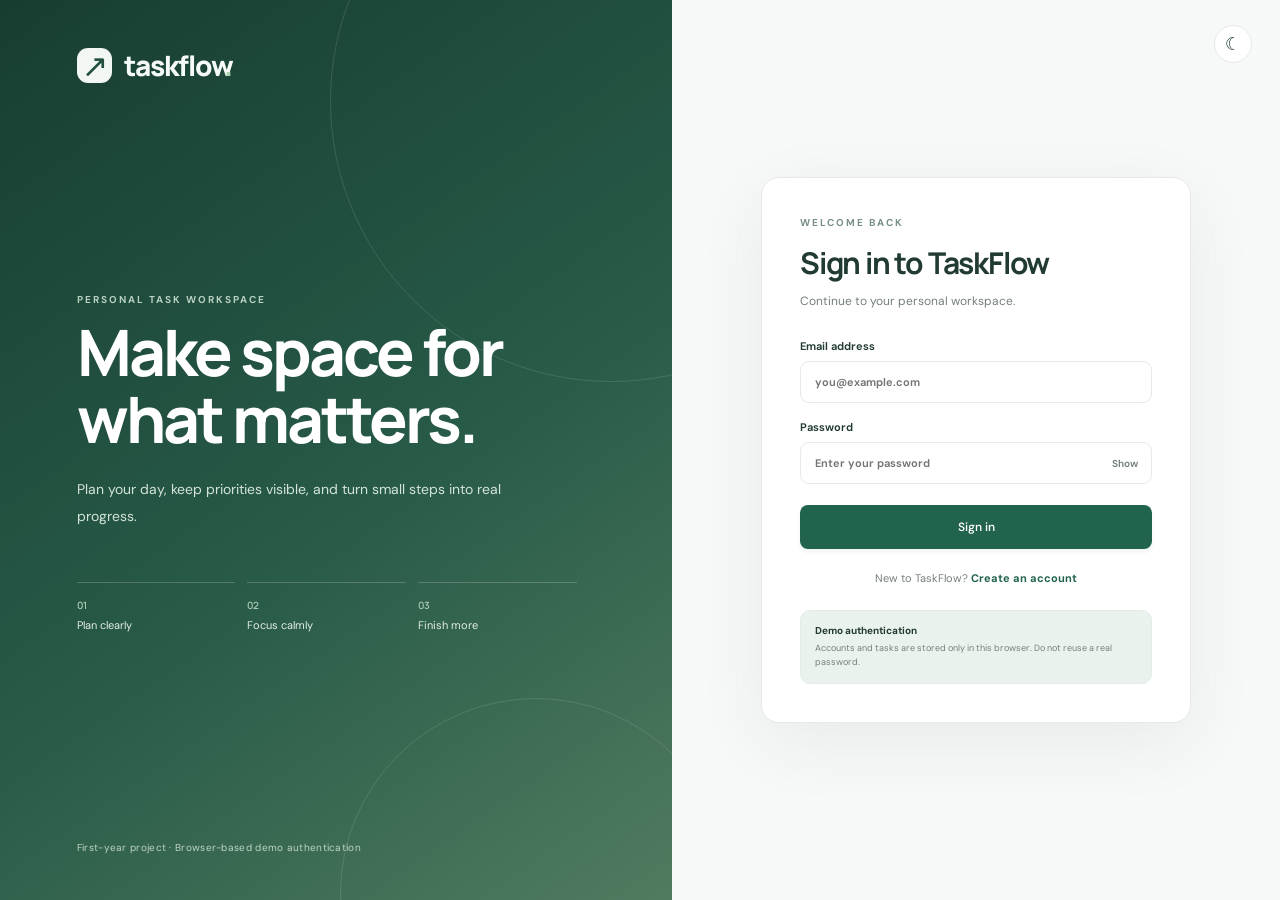
<file: index.html>
<!doctype html>
<html lang="en">
<head>
<meta charset="UTF-8"><meta name="viewport" content="width=device-width,initial-scale=1"><meta name="theme-color" content="#184d3e">
<meta name="description" content="Sign in to TaskFlow — a calmer space to plan, focus, and finish.">
<title>Sign in — TaskFlow</title>
<script>try{const t=localStorage.getItem('tf_theme');if(t==='dark'||(!t&&matchMedia('(prefers-color-scheme: dark)').matches))document.documentElement.classList.add('dark')}catch{}</script>
<link rel="stylesheet" href="style.css"><script src="auth.js" defer></script>
</head>
<body class="auth-page">
<main class="auth-layout">
  <section class="auth-story" aria-label="TaskFlow introduction">
    <a class="auth-brand" href="index.html"><span class="brand-mark">↗</span><span>taskflow<span class="brand-dot">.</span></span></a>
    <div class="auth-copy"><span class="auth-kicker">PERSONAL TASK WORKSPACE</span><h1>Make space for<br>what matters.</h1><p>Plan your day, keep priorities visible, and turn small steps into real progress.</p>
      <div class="auth-feature-grid"><div><strong>01</strong><span>Plan clearly</span></div><div><strong>02</strong><span>Focus calmly</span></div><div><strong>03</strong><span>Finish more</span></div></div>
    </div>
    <p class="auth-footnote">First-year project · Browser-based demo authentication</p>
  </section>
  <section class="auth-panel">
    <button class="auth-theme" id="authTheme" type="button" aria-label="Switch appearance">☾</button>
    <div class="auth-card"><span class="auth-kicker">WELCOME BACK</span><h2>Sign in to TaskFlow</h2><p class="auth-subtitle">Continue to your personal workspace.</p>
      <div id="authMessage" class="auth-message" role="alert" hidden></div>
      <form id="loginForm" class="auth-form" novalidate>
        <label>Email address<input id="email" type="email" autocomplete="email" placeholder="you@example.com" required></label>
        <label>Password<div class="password-field"><input id="password" type="password" autocomplete="current-password" placeholder="Enter your password" required><button type="button" data-password-toggle data-target="password" aria-pressed="false">Show</button></div></label>
        <button class="button primary auth-submit" type="submit">Sign in</button>
      </form>
      <p class="auth-switch">New to TaskFlow? <a href="register.html">Create an account</a></p>
      <div class="auth-demo-note"><strong>Demo authentication</strong><span>Accounts and tasks are stored only in this browser. Do not reuse a real password.</span></div>
    </div>
  </section>
</main>
</body></html>
</file>
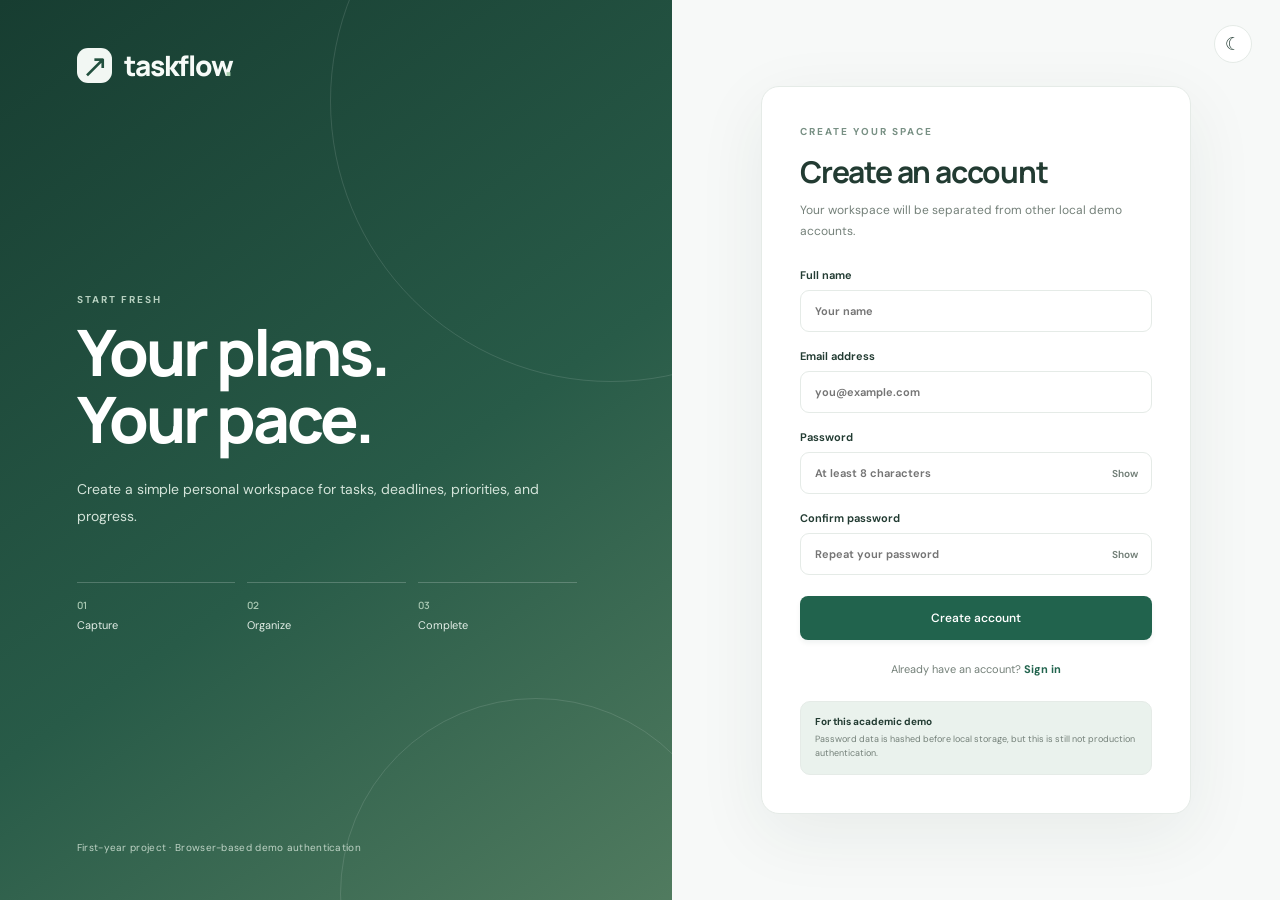
<file: register.html>
<!doctype html>
<html lang="en">
<head>
<meta charset="UTF-8"><meta name="viewport" content="width=device-width,initial-scale=1"><meta name="theme-color" content="#184d3e">
<meta name="description" content="Create a local TaskFlow demo account."><title>Create account — TaskFlow</title>
<script>try{const t=localStorage.getItem('tf_theme');if(t==='dark'||(!t&&matchMedia('(prefers-color-scheme: dark)').matches))document.documentElement.classList.add('dark')}catch{}</script>
<link rel="stylesheet" href="style.css"><script src="auth.js" defer></script>
</head>
<body class="auth-page">
<main class="auth-layout">
  <section class="auth-story" aria-label="TaskFlow introduction">
    <a class="auth-brand" href="index.html"><span class="brand-mark">↗</span><span>taskflow<span class="brand-dot">.</span></span></a>
    <div class="auth-copy"><span class="auth-kicker">START FRESH</span><h1>Your plans.<br>Your pace.</h1><p>Create a simple personal workspace for tasks, deadlines, priorities, and progress.</p>
      <div class="auth-feature-grid"><div><strong>01</strong><span>Capture</span></div><div><strong>02</strong><span>Organize</span></div><div><strong>03</strong><span>Complete</span></div></div>
    </div>
    <p class="auth-footnote">First-year project · Browser-based demo authentication</p>
  </section>
  <section class="auth-panel">
    <button class="auth-theme" id="authTheme" type="button" aria-label="Switch appearance">☾</button>
    <div class="auth-card"><span class="auth-kicker">CREATE YOUR SPACE</span><h2>Create an account</h2><p class="auth-subtitle">Your workspace will be separated from other local demo accounts.</p>
      <div id="authMessage" class="auth-message" role="alert" hidden></div>
      <form id="registerForm" class="auth-form" novalidate>
        <label>Full name<input id="name" type="text" autocomplete="name" maxlength="50" placeholder="Your name" required></label>
        <label>Email address<input id="email" type="email" autocomplete="email" placeholder="you@example.com" required></label>
        <label>Password<div class="password-field"><input id="password" type="password" autocomplete="new-password" minlength="8" placeholder="At least 8 characters" required><button type="button" data-password-toggle data-target="password" aria-pressed="false">Show</button></div></label>
        <label>Confirm password<div class="password-field"><input id="confirmPassword" type="password" autocomplete="new-password" minlength="8" placeholder="Repeat your password" required><button type="button" data-password-toggle data-target="confirmPassword" aria-pressed="false">Show</button></div></label>
        <button class="button primary auth-submit" type="submit">Create account</button>
      </form>
      <p class="auth-switch">Already have an account? <a href="index.html">Sign in</a></p>
      <div class="auth-demo-note"><strong>For this academic demo</strong><span>Password data is hashed before local storage, but this is still not production authentication.</span></div>
    </div>
  </section>
</main>
</body></html>
</file>
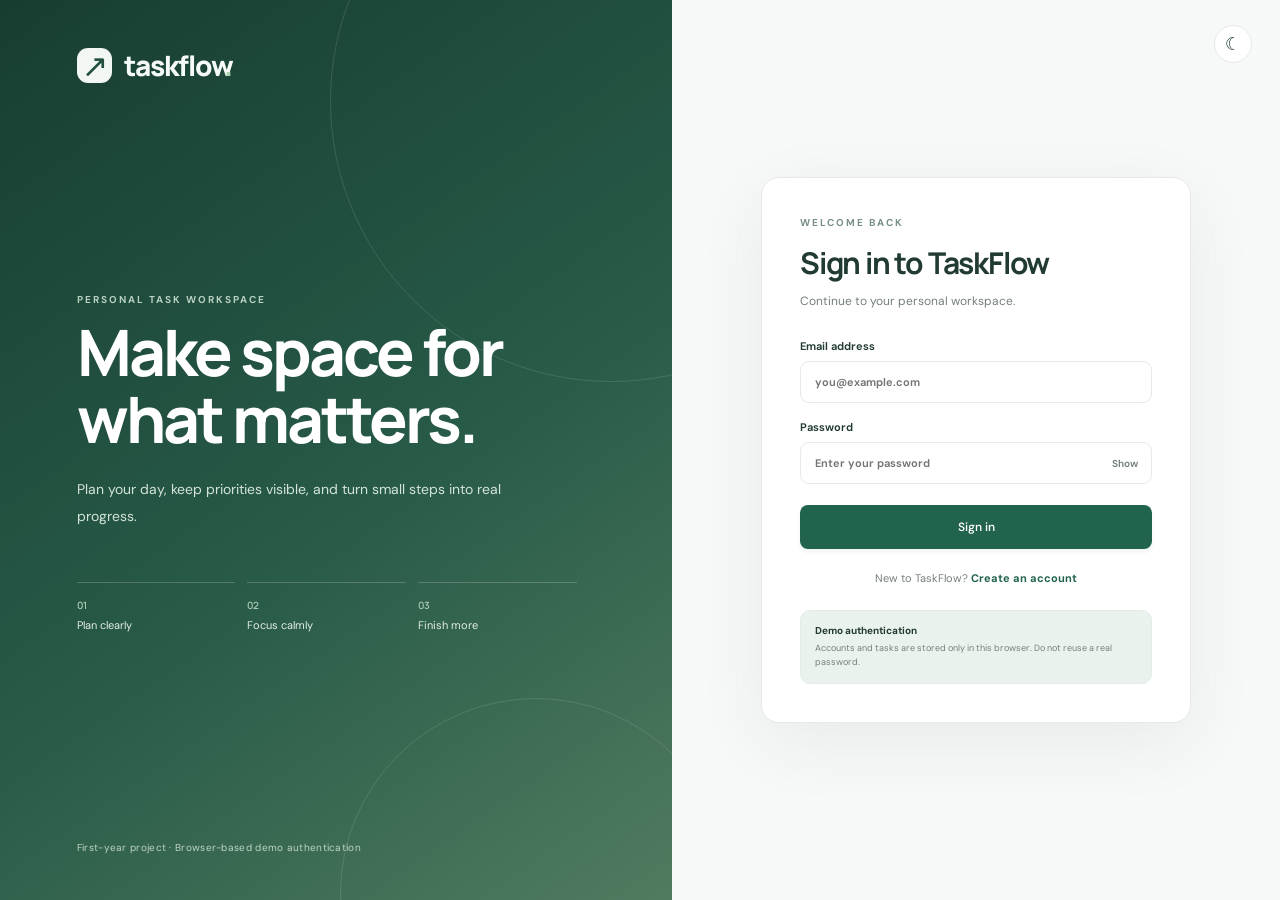
<file: task.html>
<!doctype html>
<html lang="en">
<head><meta charset="UTF-8"><meta name="viewport" content="width=device-width,initial-scale=1"><meta name="theme-color" content="#184d3e"><meta name="description" content="TaskFlow — a calmer space to plan, focus, and finish."><title>TaskFlow — Your personal workspace</title><script>try{const t=localStorage.getItem('tf_theme');if(t==='dark'||(!t&&matchMedia('(prefers-color-scheme: dark)').matches))document.documentElement.classList.add('dark')}catch{}</script><script>try{const s=JSON.parse(localStorage.getItem('tf_session_v1')||'null');if(!s?.email)location.replace('index.html')}catch{location.replace('index.html')}</script><link rel="stylesheet" href="style.css"><script src="app.js" defer></script></head>
<body>
<a href="#main" class="skip">Skip to workspace</a>
<aside class="sidebar">
 <a class="brand" href="task.html"><span class="brand-mark">↗</span>taskflow<span class="brand-dot">.</span></a>
 <div class="workspace"><span class="workspace-icon">P</span><div><span id="workspaceName">Personal workspace</span><small>Your space to make progress</small></div></div>
 <p class="nav-label">WORKSPACE</p>
 <nav aria-label="Workspace"><button class="nav-item active" data-scope="All"><span data-icon="grid"></span> All tasks <span class="nav-count" id="navTotal">0</span></button><button class="nav-item" data-scope="Today"><span data-icon="sun"></span> Due today <span class="nav-count" id="navToday">0</span></button><button class="nav-item" data-scope="Upcoming"><span data-icon="calendar"></span> Upcoming</button><button class="nav-item" data-scope="Done"><span data-icon="check"></span> Completed</button></nav>
 <div class="sidebar-bottom"><div class="little-note"><span class="note-spark">✳</span><h3>Small steps.<br>Real progress.</h3><p>A little focus today goes a long way tomorrow.</p></div><button class="nav-item" id="exportBtn"><span data-icon="download"></span> Export tasks</button><button class="nav-item" id="themeBtn" aria-pressed="false"><span data-icon="moon"></span> <span id="themeLabel">Dark appearance</span></button><div class="profile"><span class="avatar" id="profileInitials">ME</span><div><span id="profileName">My workspace</span><small id="profileEmail">Personal · Local storage</small></div></div></div>
</aside>
<div class="shell"><header class="topbar"><div class="breadcrumb">Workspace <span>/</span> <strong>Overview</strong></div><div class="topbar-right"><span class="saved"><i></i><span id="saveStatus">Saved on this browser</span></span><button class="icon-button mobile-control" id="mobileExport" aria-label="Export tasks" title="Export tasks"><span data-icon="download"></span></button><button class="icon-button mobile-control" id="mobileTheme" aria-label="Switch to dark appearance" title="Switch to dark appearance" aria-pressed="false"><span data-icon="moon"></span></button><button class="header-logout desktop-logout" id="logoutBtn" type="button" aria-label="Log out" title="Log out"><span aria-hidden="true">↪</span> Logout</button><button class="mobile-control mobile-logout" id="mobileLogout" type="button" aria-label="Log out" title="Log out"><span aria-hidden="true">↪</span> Logout</button><span class="top-avatar" id="topInitials">ME</span></div></header>
<main id="main" tabindex="-1">
 <section class="page-heading"><div><div class="eyebrow" id="dateLabel"></div><h1>A little more focused.</h1><p>Clear your mind. Organize your work. Make room for what matters.</p></div><button class="button primary" data-add><span data-icon="plus"></span> New task <kbd>N</kbd></button></section>
 <section class="overview" aria-label="Task overview"><article class="stat"><span class="stat-icon green" data-icon="layers"></span><span class="stat-label">Total tasks</span><strong id="statTotal">0</strong><small>Your plans, all in one place</small></article><article class="stat"><span class="stat-icon blue" data-icon="activity"></span><span class="stat-label">In progress</span><strong id="statProgress">0</strong><small>Keep the momentum going</small></article><article class="stat"><span class="stat-icon green" data-icon="check"></span><span class="stat-label">Completed</span><strong id="statDone">0</strong><small>One step closer to your goals</small></article><article class="stat"><span class="stat-icon orange" data-icon="clock"></span><span class="stat-label">Overdue</span><strong id="statOverdue">0</strong><small>A fresh start is always possible</small></article></section>
 <section class="focus-banner"><div class="focus-copy"><span class="eyebrow">A MOMENT OF CLARITY</span><h2>Big ideas start with<br>one small task.</h2><p>Choose your next step. We’ll keep the rest organized.</p><button id="focusBtn" class="text-button">Find my next task <span>↗</span></button></div><div class="banner-art" aria-hidden="true"><span class="orbit orbit-one"></span><span class="orbit orbit-two"></span><span class="art-star">✳</span><div class="floating-note"><span class="note-check">✓</span><div>Make it happen<small>One thing at a time.</small></div><span class="mini-bars"><i></i><i></i><i></i><i></i></span></div><span class="art-dot"></span></div><div class="progress-summary"><div class="progress-ring" id="progressRing"><span id="progressPercent">0%</span></div><strong>You’re making progress</strong><p id="progressCopy">Your next chapter starts here.</p></div></section>
 <section class="tasks-section" aria-labelledby="tasksHeading"><div class="section-heading"><div class="heading-inline"><h2 id="tasksHeading">All tasks</h2><span id="visibleCount" class="count-pill">0</span></div><div class="view-switch" aria-label="Task view"><button id="boardBtn" class="selected" aria-pressed="true"><span data-icon="columns"></span> Board</button><button id="listBtn" aria-pressed="false"><span data-icon="list"></span> List</button></div></div>
 <div class="toolbar"><label class="search"><span data-icon="search"></span><input id="searchInput" type="search" placeholder="Search your tasks…" aria-label="Search tasks"><kbd>/</kbd></label><div class="filters"><select id="filterPriority" aria-label="Filter by priority"><option value="All">All priorities</option><option>High</option><option>Medium</option><option>Low</option></select><select id="sortBy" aria-label="Sort tasks"><option value="created_desc">Newest first</option><option value="created_asc">Oldest first</option><option value="due_asc">Due date: soonest</option><option value="due_desc">Due date: latest</option><option value="priority_desc">Priority: high first</option><option value="priority_asc">Priority: low first</option></select><button id="clearAllBtn" class="icon-button danger" aria-label="Clear all tasks" title="Clear all tasks"><span data-icon="trash"></span></button></div></div>
 <div id="taskList" class="board"></div>
 <div class="workspace-footer"><span><i class="online-dot"></i> A calmer way to get things done.</span><button id="demoBtn">Try sample tasks <span>↗</span></button></div>
 </section>
</main><footer class="page-footer">Made for your everyday momentum.<span>TaskFlow / Personal workspace</span></footer></div>
<dialog id="taskDialog" aria-labelledby="dialogTitle"><form id="taskForm"><div class="dialog-heading"><div><div class="eyebrow">MAKE SPACE FOR WHAT'S NEXT</div><h2 id="dialogTitle">Create a task</h2></div><button type="button" class="icon-button" id="closeModalBtn" aria-label="Close task editor"><span data-icon="x"></span></button></div><input type="hidden" id="editId"><label class="field">Task title <span class="required">*</span><input id="title" required maxlength="60" placeholder="What would you like to accomplish?" autocomplete="off"></label><label class="field">Description<textarea id="description" rows="3" maxlength="300" placeholder="Add a little context, a plan, or a reminder…"></textarea></label><div class="form-grid"><label class="field">Due date<input id="dueDate" type="date"></label><label class="field">Priority<select id="priority"><option>Low</option><option selected>Medium</option><option>High</option></select></label></div><label class="field">Status<select id="status"><option value="ToDo">To do</option><option value="InProgress">In progress</option><option value="Done">Completed</option></select></label><div class="dialog-footer"><span>Small steps count.</span><button type="button" class="button secondary" id="cancelBtn">Cancel</button><button class="button primary" type="submit" id="submitBtn">Create task</button></div></form></dialog>
<dialog id="confirmDialog" aria-labelledby="confirmTitle"><div class="confirm-body"><span class="stat-icon orange" data-icon="trash"></span><h2 id="confirmTitle">Clear all tasks?</h2><p>This will remove every task from this workspace. Export a backup first if you need to keep them.</p><div class="confirm-actions"><button class="button secondary" id="cancelClear">Keep tasks</button><button class="button destructive" id="confirmClear">Clear all tasks</button></div></div></dialog>
<div id="toast" class="toast" role="status" aria-live="polite"><span id="toastText"></span><button id="undoBtn" hidden>Undo</button></div>
<div id="celebration" aria-hidden="true"></div>
</body></html>
</file>
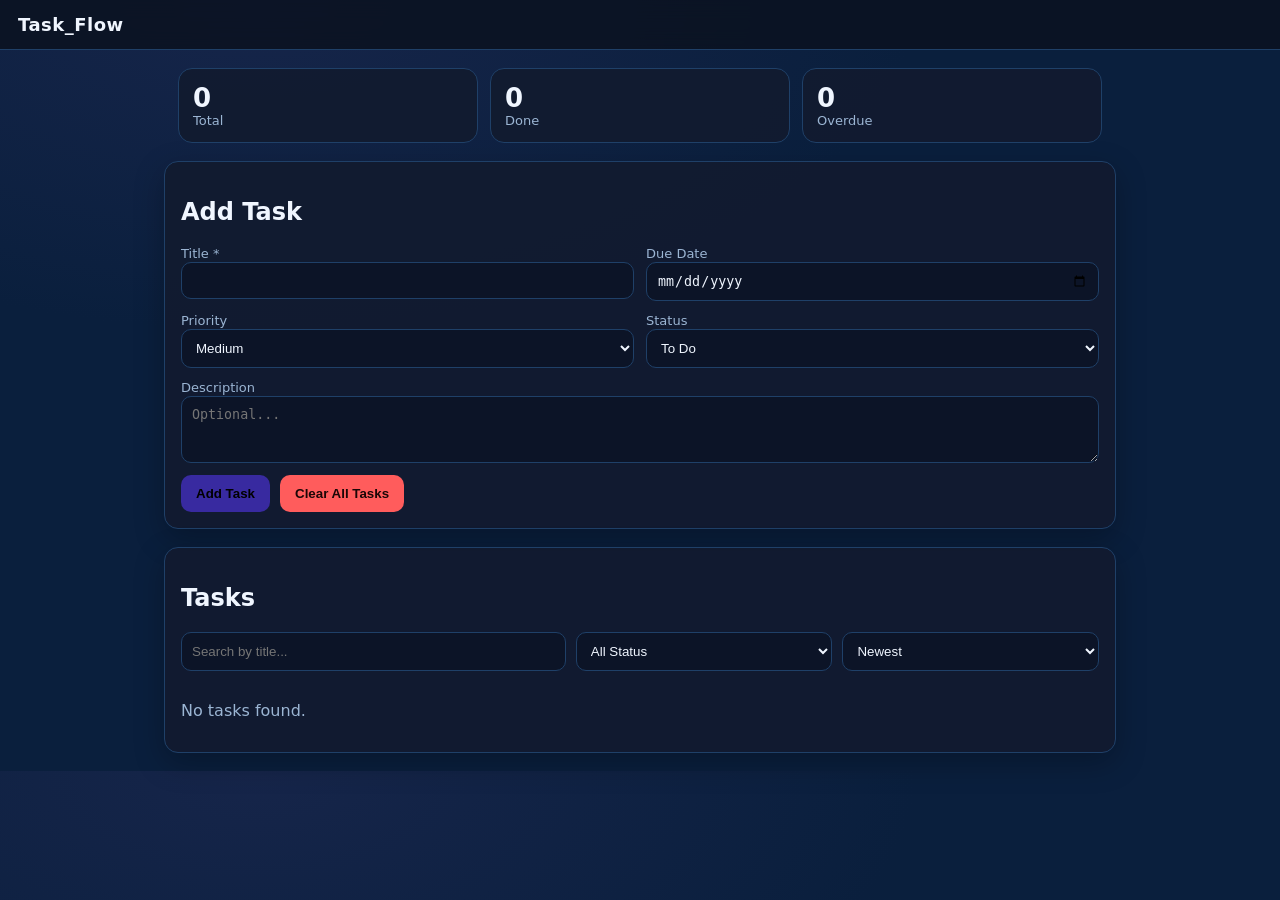
<file: original/task.html>
<!doctype html>
<html lang="en">
<head>
  <meta charset="utf-8" />
  <meta name="viewport" content="width=device-width, initial-scale=1" />
  <title>TaskFlow</title>
  <link rel="stylesheet" href="style.css" />
</head>
<body>
  <header class="topbar">
    <h1>Task_Flow</h1>
    <div class="userbar">
    </div>
  </header>
  
  <!-- APP -->
  <main id="appView" class="container">
    <!-- DASHBOARD -->
    <section class="dashboard">
      <div class="stat">
        <div class="statNum" id="statTotal">0</div>
        <div class="statLabel">Total</div>
      </div>
      <div class="stat">
        <div class="statNum" id="statDone">0</div>
        <div class="statLabel">Done</div>
      </div>
      <div class="stat">
        <div class="statNum" id="statOverdue">0</div>
        <div class="statLabel">Overdue</div>
      </div>
    </section>

    <!-- ADD TASK -->
    <section class="card">
      <h2>Add Task</h2>
      <form id="taskForm" class="grid">
        <label>
          Title *
          <input id="title" type="text" maxlength="60" required />
        </label>

        <label>
          Due Date
          <input id="dueDate" type="date" />
        </label>

        <label>
          Priority
          <select id="priority">
            <option>Low</option>
            <option selected>Medium</option>
            <option>High</option>
          </select>
        </label>

        <label>
          Status
          <select id="status">
            <option value="ToDo" selected>To Do</option>
            <option value="InProgress">In Progress</option>
            <option value="Done">Done</option>
          </select>
        </label>

        <label class="full">
          Description
          <textarea id="description" rows="3" maxlength="300" placeholder="Optional..."></textarea>
        </label>

        <div class="full row">
          <button class="btn" type="submit">Add Task</button>
          <button id="clearAllBtn" class="btn btn-danger" type="button">Clear All Tasks</button>
        </div>
      </form>
    </section>

    <!-- CONTROLS -->
    <section class="card">
      <h2>Tasks</h2>
      <div class="controls">
        <input id="searchInput" type="search" placeholder="Search by title..." />

        <select id="filterStatus">
          <option value="All" selected>All Status</option>
          <option value="ToDo">To Do</option>
          <option value="InProgress">In Progress</option>
          <option value="Done">Done</option>
        </select>

        <select id="sortBy">
          <option value="created_desc" selected>Newest</option>
          <option value="created_asc">Oldest</option>
          <option value="due_asc">Due Date (Soon)</option>
          <option value="due_desc">Due Date (Late)</option>
          <option value="priority_desc">Priority (High)</option>
          <option value="priority_asc">Priority (Low)</option>
        </select>
      </div>

      <div id="taskList" class="taskList"></div>
      <p id="emptyMsg" class="muted hidden">No tasks found.</p>
    </section>

    <!-- EDIT MODAL -->
    <div id="modal" class="modal hidden" role="dialog" aria-modal="true">
      <div class="modalCard">
        <div class="modalHeader">
          <h3>Edit Task</h3>
          <button id="closeModalBtn" class="btn btn-ghost" type="button">✕</button>
        </div>

        <form id="editForm" class="grid">
          <input type="hidden" id="editId" />

          <label>
            Title *
            <input id="editTitle" type="text" maxlength="60" required />
          </label>

          <label>
            Due Date
            <input id="editDueDate" type="date" />
          </label>

          <label>
            Priority
            <select id="editPriority">
              <option>Low</option>
              <option>Medium</option>
              <option>High</option>
            </select>
          </label>

          <label>
            Status
            <select id="editStatus">
              <option value="ToDo">To Do</option>
              <option value="InProgress">In Progress</option>
              <option value="Done">Done</option>
            </select>
          </label>

          <label class="full">
            Description
            <textarea id="editDescription" rows="3" maxlength="300"></textarea>
          </label>

          <div class="full row">
            <button class="btn" type="submit">Save Changes</button>
            <button id="cancelEditBtn" class="btn btn-ghost" type="button">Cancel</button>
          </div>
        </form>
      </div>
    </div>
  </main>

  <script src="app.js"></script>
</body>
</html>
</file>
<file: style.css>
@import url('https://fonts.googleapis.com/css2?family=DM+Sans:wght@400;450;500;550;600;650;700&family=Manrope:wght@400;500;600;650;700;750;800&display=swap');
:root{--bg:#f7f9f8;--surface:#fff;--text:#223b32;--muted:#748079;--line:#e5ebe7;--accent:#21634d;--soft:#eaf2ed;--shadow:0 6px 24px #233e3005;--banner:#eaf2e9;--input:#fff;--danger:#b34e3e;color-scheme:light}
*{box-sizing:border-box}body{margin:0;font:14px 'DM Sans',system-ui,sans-serif;background:var(--bg);color:var(--text)}button,input,select,textarea{font:inherit}button,a,input,select,textarea{-webkit-tap-highlight-color:transparent}button{cursor:pointer}button{color:inherit}button:disabled{opacity:.4;cursor:not-allowed}button,a,input,select,textarea{outline-offset:4px}button:focus-visible,a:focus-visible{outline:2px solid var(--accent)}button{transition:background .2s,transform .2s,box-shadow .2s}button:active:not(:disabled){transform:scale(.97)}a{color:inherit;text-decoration:none}svg{width:18px;height:18px;display:block;flex-shrink:0}h1,h2,h3,.brand{font-family:Manrope,system-ui,sans-serif}button svg{pointer-events:none}.sidebar{position:fixed;width:238px;inset:0 auto 0 0;padding:35px 20px 18px;background:var(--surface);border-right:1px solid var(--line);display:flex;flex-direction:column;z-index:5}.brand{font-size:29px;font-weight:800;letter-spacing:-1.3px;display:flex;align-items:center;padding:0 10px;gap:10px}.brand-mark{display:grid;place-items:center;width:35px;height:35px;border-radius:11px;background:#24644c;color:#fff;font-size:32px;font-weight:500;line-height:1}.brand-dot{color:#64a782;margin-left:-9px}.workspace{display:flex;align-items:center;gap:10px;margin:34px 0 31px;padding:12px 8px;border:1px solid var(--line);border-radius:9px;font-size:11px;font-weight:600;white-space:nowrap}.workspace small,.profile small{display:block;font-size:10px;color:var(--muted);margin-top:4px;font-weight:400}.workspace-icon{display:grid;place-items:center;background:#efeae1;width:30px;height:30px;border-radius:7px;color:#776b4e}.nav-label{font-size:10px;letter-spacing:1.6px;color:var(--muted);margin:0 12px 13px}.nav-item{display:flex;width:100%;border:0;background:none;text-align:left;align-items:center;gap:12px;padding:13px 13px;margin:3px 0;border-radius:8px;color:var(--muted);font-size:12px;font-weight:550}.nav-item.active{background:var(--soft);color:var(--accent)}.nav-item:hover{background:var(--soft)}.nav-count{margin-left:auto;background:var(--surface);min-width:22px;border-radius:5px;text-align:center;font-size:10px;padding:3px}.sidebar-bottom{margin-top:auto;padding-top:38px}.little-note{padding:18px;background:#f4f6ef;border:1px solid #e8ecdf;border-radius:10px;margin:0 5px 21px}.note-spark{font-size:32px;color:#557659}.little-note h3{font-size:17px;line-height:1.5;margin:9px 0}.little-note p{font-size:11px;color:#7b8777;line-height:1.8;margin:0}.profile{display:flex;align-items:center;gap:10px;border-top:1px solid var(--line);padding:20px 5px 0;margin-top:18px;font-size:12px}.avatar,.top-avatar{display:grid;place-items:center;border-radius:50%;width:34px;height:34px;background:#ece4d6;color:#72664f;font-size:10px;font-weight:700}.online-dot{display:inline-block;width:6px;height:6px;background:#68a184;border-radius:50%}.profile>.online-dot{margin-left:auto}.shell{margin-left:238px}.topbar{height:78px;background:var(--surface);border-bottom:1px solid var(--line);padding:0 42px;display:flex;align-items:center;justify-content:space-between}.breadcrumb{font-size:12px;color:var(--muted)}.breadcrumb span{margin:0 12px;color:#bdc6c0}.breadcrumb strong{color:var(--text);font-weight:500}.topbar-right{display:flex;align-items:center;gap:23px}.saved{display:flex;align-items:center;gap:7px;font-size:10px;color:var(--muted)}.saved i{width:5px;height:5px;background:#72a48b;border-radius:50%}main{max-width:1500px;margin:auto;padding:38px 42px 20px}.page-heading{display:flex;align-items:center;justify-content:space-between;gap:20px;margin-bottom:28px}.eyebrow{font-size:10px;font-weight:650;letter-spacing:1.8px;color:var(--muted)}h1{font-size:32px;letter-spacing:-1.2px;font-weight:750;margin:9px 0 8px}.page-heading p{font-size:12px;color:var(--muted);margin:0;line-height:1.7}.button{border:1px solid transparent;border-radius:8px;padding:11px 16px;font-size:12px;font-weight:550;display:inline-flex;align-items:center;justify-content:center;gap:9px;white-space:nowrap}.primary{background:var(--accent);color:white;box-shadow:0 3px 5px #15392e10}.primary:hover{background:#2e7b5f;box-shadow:0 5px 16px #21634d25;transform:translateY(-2px)}kbd{font:10px 'DM Sans',sans-serif;border:1px solid var(--line);padding:2px 5px;border-radius:4px;color:var(--muted)}.primary kbd{color:#d9ede3;border-color:#ffffff36;margin-left:8px}.overview{display:grid;grid-template-columns:repeat(4,1fr);gap:17px;margin-bottom:24px}.stat{background:var(--surface);border:1px solid var(--line);border-radius:11px;padding:18px 21px;position:relative;box-shadow:var(--shadow);animation:rise .55s both}.stat:nth-child(2){animation-delay:.06s}.stat:nth-child(3){animation-delay:.12s}.stat:nth-child(4){animation-delay:.18s}.stat-label{display:block;font-size:11px;color:var(--muted);margin:1px 0 10px}.stat strong{font-family:Manrope,sans-serif;font-size:29px;display:block;line-height:1.3;font-weight:750;letter-spacing:-1px}.stat small{display:block;font-size:10px;color:var(--muted);margin-top:8px}.stat-icon{position:absolute;right:18px;top:18px;padding:8px;border-radius:9px}.green{color:#538267;background:#edf4ee}.blue{color:#7493ad;background:#edf3f9}.orange{color:#bd8a65;background:#faf1e8}.stat-icon svg{width:16px;height:16px}.focus-banner{position:relative;display:flex;align-items:center;background:var(--banner);border:1px solid #dfe9dc;border-radius:12px;padding:26px 30px;overflow:hidden;margin-bottom:32px;min-height:213px;animation:rise .65s .15s both}.focus-copy{z-index:1;min-width:280px}.focus-copy .eyebrow{font-size:9px;color:#71866c}.focus-copy h2{font-size:25px;line-height:1.38;letter-spacing:-.7px;font-weight:650;margin:9px 0}.focus-copy p{font-size:10px;color:#7b8e79;margin:8px 0 14px}.text-button{border:0;background:none;padding:0;font-size:11px;font-weight:650;display:flex;gap:18px}.text-button:hover{gap:25px}.banner-art{position:absolute;left:40%;top:0;width:32%;height:100%;pointer-events:none}.orbit{position:absolute;border:1px solid #cbdcc98c;border-radius:50%;width:195px;height:195px;top:15px;left:15px}.orbit-two{width:265px;height:265px;top:-20px;left:-20px}.art-star{position:absolute;font-size:110px;line-height:1;color:#b8ccad;top:4px;right:17px;transform:rotate(15deg)}.floating-note{position:absolute;top:93px;left:0;background:#ffffffeb;border:1px solid #e7ece2;box-shadow:0 12px 24px #4056370e;width:232px;border-radius:10px;padding:17px;display:flex;align-items:center;gap:11px;transform:rotate(-7deg);animation:float 6s ease-in-out infinite;font-size:12px;font-weight:650;color:#405b46}.floating-note small{font-size:9px;font-weight:400;color:#899184;display:block;margin-top:5px}.note-check{display:grid;place-items:center;width:30px;height:30px;border-radius:50%;background:#edf4e6;color:#6c9564}.mini-bars{display:flex;gap:3px;align-items:flex-end;margin-left:auto;height:22px}.mini-bars i{width:4px;height:11px;background:#b6cbaa;border-radius:2px}.mini-bars i:nth-child(2){height:16px}.mini-bars i:nth-child(3){height:13px}.mini-bars i:nth-child(4){height:22px}.art-dot{position:absolute;width:10px;height:10px;background:#a6bc9b;border-radius:50%;bottom:25px;left:5px}.progress-summary{margin-left:auto;width:210px;z-index:1;text-align:center}.progress-ring{--progress:0%;width:86px;height:86px;border-radius:50%;background:conic-gradient(#608758 var(--progress),#d9e4d4 0);display:grid;place-items:center;margin:0 auto 13px;position:relative;transition:--progress .6s}.progress-ring:before{content:'';position:absolute;inset:6px;border-radius:50%;background:var(--banner)}.progress-ring span{position:relative;font:650 22px Manrope,sans-serif;color:#45623f}.progress-summary strong{font-size:11px;color:#4d6846}.progress-summary p{font-size:10px;color:#7b8e79;margin:6px 0 0}.section-heading{display:flex;justify-content:space-between;align-items:center;margin-bottom:19px}.heading-inline{display:flex;gap:10px;align-items:center}.heading-inline h2{font-size:18px;margin:0;font-weight:700;letter-spacing:-.5px}.count-pill{font-size:10px;padding:4px 7px;border-radius:5px;background:#e9eeea;color:#79887d}.view-switch{display:flex;background:#edf0ed;border-radius:7px;padding:3px;gap:2px}.view-switch button{display:flex;align-items:center;gap:7px;background:none;border:0;border-radius:5px;padding:7px 12px;font-size:10px;color:var(--muted)}.view-switch svg{width:14px;height:14px}.view-switch .selected{background:var(--surface);box-shadow:0 1px 4px #0000000c;color:var(--text)}.toolbar{display:flex;gap:12px;justify-content:space-between;margin-bottom:23px}.search{width:300px;display:flex;align-items:center;gap:9px;background:var(--surface);border:1px solid var(--line);border-radius:7px;padding:0 12px;color:#8e9a93}.search svg{width:15px}.search input{width:100%;min-width:0;border:0;background:none;color:var(--text);padding:11px 0;outline:0;font-size:11px}.search:focus-within{outline:2px solid #8cad9a}.search kbd{font-size:10px}.filters{display:flex;gap:9px;align-items:center}.filters select{background:var(--surface);border:1px solid var(--line);border-radius:7px;padding:10px;color:var(--muted);font-size:10px;max-width:160px}.icon-button{border:1px solid var(--line);background:var(--surface);padding:9px;border-radius:7px;color:var(--muted)}.icon-button svg{width:16px;height:16px}.icon-button:hover{color:var(--accent);background:var(--soft)}.danger:hover{color:var(--danger);background:#fbefeb}.board{display:grid;grid-template-columns:repeat(3,minmax(0,1fr));gap:18px}.column{min-width:0;background:#eef2ef99;border-radius:10px;padding:12px;align-self:start}.column-header{display:flex;align-items:center;gap:8px;padding:1px 0 12px;font-size:11px;font-weight:600}.status-dot{width:7px;height:7px;border-radius:50%;background:#9ca9a0}.InProgress .status-dot{background:#cda366}.Done .status-dot{background:#6fa281}.column-count{font-size:10px;color:#8b998e;margin-left:2px}.column-add{background:none;border:0;margin-left:auto;color:#8b998e;padding:3px}.column-add svg{width:15px;height:15px}.cards{display:flex;flex-direction:column;gap:11px}.task-card{background:var(--surface);border:1px solid var(--line);border-radius:9px;padding:16px;box-shadow:0 2px 3px #24372a03;animation:rise .36s both;transition:box-shadow .2s,transform .2s,border-color .2s;position:relative;min-width:0}.task-card:hover{transform:translateY(-3px);box-shadow:0 7px 16px #233e300a;border-color:#c3d7c9}.task-top{display:flex;align-items:center;justify-content:space-between}.priority{font-size:9px;padding:4px 7px;border-radius:4px;font-weight:550;display:inline-flex;gap:5px;align-items:center}.priority:before{content:'';width:4px;height:4px;border-radius:50%;background:currentColor}.priority.High{color:#b1705e;background:#fbefea}.priority.Medium{color:#a38948;background:#f8f3e5}.priority.Low{color:#728f71;background:#edf4eb}.card-actions{display:flex;gap:2px}.card-actions button{background:none;border:0;color:#a1aba4;border-radius:4px;padding:4px}.card-actions button:hover{background:var(--soft);color:var(--accent)}.card-actions button:last-child:hover{color:var(--danger)}.card-actions svg{width:13px;height:13px}.task-card h3{font-size:12px;line-height:1.6;font-weight:750;margin:13px 0 6px;overflow-wrap:anywhere}.task-card p{font-size:10px;color:var(--muted);line-height:1.8;margin:0 0 16px;white-space:pre-wrap;overflow-wrap:anywhere}.card-footer{border-top:1px solid var(--line);padding-top:12px;display:flex;align-items:center;justify-content:space-between;gap:8px}.due{display:flex;gap:5px;align-items:center;font-size:9px;color:var(--muted)}.due svg{width:12px;height:12px}.due.overdue{color:#b86551}.complete-button{border:1px solid #d9e3dc;border-radius:50%;width:21px;height:21px;display:grid;place-items:center;color:transparent;background:var(--surface);padding:3px}.complete-button:hover{color:#86a58d;background:var(--soft)}.complete-button svg{width:13px;height:13px}.Done .complete-button{color:white;background:#82a68c;border-color:#82a68c}.Done .task-card h3{text-decoration:line-through;text-decoration-color:#9db4a3;color:var(--muted)}.add-in-column{border:1px dashed #d4ded6;background:none;border-radius:7px;width:100%;padding:11px;font-size:10px;color:#89998b;display:flex;align-items:center;justify-content:center;gap:7px;margin-top:11px}.add-in-column svg{width:12px;height:12px}.add-in-column:hover{background:var(--surface);color:var(--accent)}.empty-column{text-align:center;padding:35px 14px;font-size:11px;color:var(--muted);line-height:1.8}.empty-column span{display:block;font-size:25px;color:#aabdae;margin-bottom:8px}.workspace-footer{margin-top:20px;display:flex;justify-content:space-between;gap:10px;font-size:10px;color:#8a968d}.workspace-footer .online-dot{margin-right:6px}.workspace-footer button{font-size:10px;background:none;border:0;color:var(--accent)}.workspace-footer button:hover{text-decoration:underline}.page-footer{max-width:1500px;margin:10px auto 0;padding:20px 42px 25px;display:flex;justify-content:space-between;font-size:9px;color:#9ba69e}.list-view{display:flex;flex-direction:column}.list-view .column{background:none;padding:0}.list-view .cards{gap:8px}.list-view .task-card{display:grid;grid-template-columns:125px 1fr 170px;align-items:center;gap:15px;padding:14px 18px}.list-view .task-top{flex-wrap:wrap;gap:8px}.list-view .task-card h3{margin:0}.list-view .task-card p{grid-column:2;grid-row:2;margin:0}.list-view .card-footer{grid-column:3;grid-row:1 / 3;border:0;padding:0}.list-view .add-in-column{margin-bottom:15px}.list-view .column-header{padding:14px 3px}.list-view .empty-column{padding:10px}.list-view .empty-column span{display:none}dialog{border:1px solid var(--line);border-radius:16px;padding:0;background:var(--surface);color:var(--text);width:520px;max-width:calc(100% - 32px);box-shadow:0 30px 90px #152a3340;max-height:90dvh;overflow-y:auto}dialog::backdrop{background:#142b2666;backdrop-filter:blur(5px)}dialog[open]{animation:modal-in .25s ease-out}#taskForm{padding:28px}.dialog-heading{display:flex;align-items:center;justify-content:space-between;margin-bottom:23px}.dialog-heading h2{font-size:23px;letter-spacing:-.7px;margin:9px 0 0}.dialog-heading .eyebrow{font-size:8px}.field{display:block;font-size:11px;font-weight:550;margin-top:18px}.required{color:#a65d4d}.field input,.field select,.field textarea{display:block;width:100%;margin-top:8px;padding:12px;border:1px solid var(--line);border-radius:7px;background:var(--input);color:var(--text);font-size:12px}.field textarea{resize:vertical;min-height:85px}.field input:focus,.field textarea:focus,.field select:focus{outline:2px solid #abcbb7;outline-offset:1px}.form-grid{display:grid;grid-template-columns:1fr 1fr;gap:16px}.dialog-footer{display:flex;justify-content:flex-end;align-items:center;gap:8px;border-top:1px solid var(--line);margin-top:26px;padding-top:20px}.dialog-footer>span{margin-right:auto;color:var(--muted);font-size:10px}.secondary{background:var(--surface);border-color:var(--line)}.secondary:hover{background:var(--soft)}.destructive{background:#b34e3e;color:white}.confirm-body{padding:30px}.confirm-body .stat-icon{position:static;display:inline-flex}.confirm-body h2{font-size:23px}.confirm-body p{line-height:1.8;color:var(--muted);font-size:13px}.confirm-actions{display:flex;gap:10px;justify-content:flex-end;margin-top:23px}.toast{position:fixed;bottom:25px;left:calc(50% + 119px);transform:translate(-50%,20px);padding:14px 19px;border-radius:10px;background:#234c3b;color:white;box-shadow:0 8px 30px #0002;display:flex;align-items:center;gap:25px;z-index:30;opacity:0;pointer-events:none;transition:transform .25s,opacity .25s;font-size:12px;max-width:90vw}.toast.visible{opacity:1;transform:translate(-50%,0);pointer-events:auto}.toast button{border:0;background:none;color:#c7e8d5;font-weight:650;text-decoration:underline}.skip{position:fixed;top:-100px;left:10px;z-index:50;background:var(--surface);padding:10px}.skip:focus{top:10px}.confetti{position:fixed;width:7px;height:10px;top:45%;left:50%;z-index:40;pointer-events:none;animation:confetti .85s ease-out forwards;background:var(--color)}.spotlight{animation:highlight 1.6s ease-out}.storage-error{color:#b86551!important}html.dark{--bg:#17231e;--surface:#1f2d25;--text:#e2ebe5;--muted:#a0afa4;--line:#34463a;--accent:#4d9a73;--soft:#2c4535;--banner:#293f2d;--input:#19261f;color-scheme:dark}.dark .little-note{background:#293c2c;border-color:#3c5040}.dark .little-note p{color:#a2b19b}.dark .focus-banner{border-color:#3e5340}.dark .focus-copy h2{color:#e0eadc}.dark .focus-copy p,.dark .focus-copy .eyebrow,.dark .progress-summary p{color:#a9baa2}.dark .progress-summary strong,.dark .progress-ring span{color:#c4d5bc}.dark .column{background:#203027}.dark .view-switch{background:#293a2d}.dark .count-pill{background:#344b3a;color:#c2d1c4}.dark .stat-icon{opacity:.8}.dark .priority{filter:brightness(.85)}
@keyframes rise{from{opacity:0;transform:translateY(12px)}to{opacity:1;transform:translateY(0)}}@keyframes float{0%,100%{transform:translateY(0) rotate(-7deg)}50%{transform:translateY(-8px) rotate(-5deg)}}@keyframes modal-in{from{opacity:0;transform:translateY(15px) scale(.97)}to{opacity:1;transform:none}}@keyframes confetti{to{transform:translate(var(--x),var(--y)) rotate(var(--r));opacity:0}}@keyframes highlight{0%,40%{box-shadow:0 0 0 4px #81b28c88}100%{box-shadow:none}}
@media(min-width:1600px){main{padding-top:48px}.focus-banner{min-height:245px}.task-card{padding:20px}.task-card h3{font-size:14px}.task-card p{font-size:12px}.stat{padding:23px}}
@media(max-width:1150px){.sidebar{width:205px;padding:30px 14px 18px}.shell{margin-left:205px}main{padding:30px 26px 20px}.topbar{padding:0 26px}.stat{padding:17px 14px}.stat-icon{right:12px}.stat small{font-size:9px}.banner-art{left:42%;transform:scale(.85)}.progress-summary{width:150px}.focus-copy{min-width:240px}.board{gap:12px}.column{padding:9px}.task-card{padding:12px}.toast{left:calc(50% + 102px)}}
@media(max-width:960px){.sidebar{width:180px;padding:25px 10px 15px}.shell{margin-left:180px}.brand{font-size:25px}.workspace{font-size:10px}.workspace small{display:none}.workspace-icon{width:25px}.little-note{padding:13px}.overview{gap:10px}.stat-icon{display:none}.banner-art{display:none}.focus-copy h2{font-size:24px}h1{font-size:28px}.page-heading p{max-width:330px}.toolbar{flex-wrap:wrap}.search{flex:1;min-width:200px}.filters{flex:1}.filters select{flex:1;max-width:none}.board{grid-template-columns:1fr}.cards{display:grid;grid-template-columns:repeat(2,minmax(0,1fr))}.empty-column{grid-column:1/-1;padding:14px}.empty-column span{display:none}.toast{left:calc(50% + 90px)}.page-footer{padding-inline:26px}}
@media(max-width:650px){.sidebar{position:static;width:auto;padding:18px 18px 0;border:0;background:var(--surface)}.brand{font-size:25px;padding:0}.brand-mark{width:30px;height:30px;font-size:28px}.workspace,.nav-label,.sidebar-bottom{display:none}.sidebar nav{display:flex;gap:3px;overflow-x:auto;margin-top:18px;padding-bottom:9px}.nav-item{font-size:10px;padding:9px;white-space:nowrap;gap:6px;width:auto;flex:1;justify-content:center}.nav-item svg{width:14px;height:14px}.nav-count{display:none}.shell{margin:0}.topbar{height:46px;padding:0 20px}.breadcrumb{font-size:10px}.top-avatar{display:none}.saved{font-size:9px}.topbar-right{gap:0}main{padding:25px 18px 15px}.page-heading{align-items:flex-start;gap:12px;margin-bottom:22px}.page-heading .eyebrow{font-size:8px;letter-spacing:1px}h1{font-size:24px;line-height:1.35;letter-spacing:-.9px;max-width:210px}.page-heading p{font-size:10px;max-width:235px}.page-heading .button{font-size:10px;padding:10px;margin-top:23px}.primary kbd{display:none}.page-heading .button svg{width:14px;height:14px}.overview{grid-template-columns:repeat(2,1fr);gap:10px;margin-bottom:18px}.stat{padding:15px}.stat-icon{display:block;top:12px;right:12px;padding:6px}.stat strong{font-size:26px}.stat-label{font-size:10px;margin-bottom:8px}.stat small{font-size:9px}.focus-banner{padding:23px 19px;min-height:190px;margin-bottom:25px}.focus-copy{min-width:0;max-width:65%}.focus-copy h2{font-size:20px}.focus-copy p{font-size:9px;max-width:195px}.focus-copy .eyebrow{font-size:7px;letter-spacing:1px}.text-button{font-size:10px;gap:9px}.progress-summary{width:100px}.progress-ring{width:66px;height:66px}.progress-ring span{font-size:18px}.progress-summary strong{font-size:9px;display:block;line-height:1.6}.progress-summary p{font-size:8px;line-height:1.5}.heading-inline h2{font-size:17px}.view-switch button{padding:7px 9px}.toolbar{gap:10px;margin-bottom:17px}.search{flex-basis:100%}.filters{width:100%}.filters select{padding:10px 8px}.board{gap:16px}.cards{display:flex}.column{padding:12px}.task-card{padding:17px}.task-card h3{font-size:13px}.task-card p{font-size:11px}.column-header{font-size:12px}.due,.priority{font-size:10px}.card-actions svg{width:15px;height:15px}.card-actions button{padding:6px}.complete-button{width:27px;height:27px}.workspace-footer{font-size:8px;align-items:center;line-height:1.5}.workspace-footer button{font-size:9px}.page-footer{font-size:8px;padding:14px 18px;gap:15px}.toast{left:50%;width:max-content;max-width:90vw;font-size:11px;bottom:18px}.list-view .task-card{display:flex;flex-direction:column;align-items:stretch;gap:7px}.list-view .card-footer{border-top:1px solid var(--line);padding-top:10px;margin-top:4px}#taskForm{padding:22px}.dialog-footer>span{display:none}.dialog-footer .button{flex:1}.form-grid{gap:12px}.confirm-actions .button{font-size:11px;padding:10px}.empty-column{padding:24px}}
@media(prefers-reduced-motion:reduce){*,*:before,*:after{animation:none!important;transition:none!important;scroll-behavior:auto!important}} 
.mobile-control{display:none}@media(max-width:650px){.mobile-control{display:block;border:0;padding:6px;margin-left:6px}.mobile-logout{display:inline-flex;border:1px solid var(--line);padding:6px 8px}.topbar-right{gap:0}.saved{font-size:8px}.list-view .task-content p{margin-top:4px}}.list-view .task-content p{margin-bottom:0}
@media(max-width:400px){.sidebar nav{gap:1px}.nav-item{padding:9px 6px;font-size:9px;gap:4px}.nav-item svg{width:12px;height:12px}}
.list-view .column{align-self:stretch}.list-view .card-footer{grid-row:1}.list-view .task-content{min-width:0}

/* Light / dark appearance polish */
html{color-scheme:light}
body,.sidebar,.topbar,.stat,.task-card,.column,.focus-banner,dialog,.field input,.field select,.field textarea,.search,.filters select,.icon-button,.view-switch .selected{transition:background-color .22s ease,border-color .22s ease,color .22s ease,box-shadow .22s ease}
.dark .workspace-icon,.dark .avatar,.dark .top-avatar{background:#314439;color:#d8e5dc}
.dark .floating-note{background:#233329eb;border-color:#3a4d40;color:#dce8df;box-shadow:0 12px 24px #0002}
.dark .floating-note small{color:#9eaea3}
.dark .orbit{border-color:#4b624f8c}
.dark .art-star{color:#506c4d}
.dark .art-dot,.dark .mini-bars i{background:#6f8f6b}
.dark .complete-button{border-color:#435b49}
.dark .add-in-column{border-color:#405447;color:#a6b7aa}
.dark .danger:hover{background:#3a2926}
.dark .search:focus-within{outline-color:#5b9574}
.dark dialog::backdrop{background:#08110dcc}
.dark .primary{box-shadow:0 3px 8px #0002}
.dark .primary:hover{background:#4a966f}


/* Authentication screens */
.auth-page{min-height:100vh;background:var(--bg)}
.auth-layout{min-height:100vh;display:grid;grid-template-columns:minmax(0,1.05fr) minmax(420px,.95fr);max-width:none;margin:0;padding:0}
.auth-story{position:relative;overflow:hidden;background:linear-gradient(145deg,#173d31 0%,#285b48 56%,#7a9c77 145%);color:#f7fbf8;padding:46px clamp(34px,6vw,90px);display:flex;flex-direction:column;justify-content:space-between;min-height:100vh}
.auth-story:before,.auth-story:after{content:'';position:absolute;border:1px solid #ffffff1f;border-radius:50%;pointer-events:none}.auth-story:before{width:560px;height:560px;right:-220px;top:-180px}.auth-story:after{width:390px;height:390px;right:-60px;bottom:-190px}
.auth-brand{position:relative;z-index:1;display:flex;align-items:center;gap:12px;font:800 28px Manrope,system-ui,sans-serif;letter-spacing:-1px;width:max-content}.auth-brand .brand-mark{background:#f2f7f3;color:#22503e}.auth-brand .brand-dot{color:#a9d0af}
.auth-copy{position:relative;z-index:1;max-width:590px;margin:90px 0}.auth-kicker{display:block;font-size:10px;font-weight:700;letter-spacing:2px;color:#789084;margin-bottom:13px}.auth-story .auth-kicker{color:#b7d0c0}.auth-copy h1{font-size:clamp(42px,5vw,72px);line-height:1.04;letter-spacing:-3px;margin:0 0 24px;color:white}.auth-copy>p{max-width:480px;font-size:14px;line-height:1.9;color:#d4e4da;margin:0}
.auth-feature-grid{display:grid;grid-template-columns:repeat(3,1fr);gap:12px;margin-top:52px;max-width:500px}.auth-feature-grid div{border-top:1px solid #ffffff34;padding-top:15px;display:grid;gap:6px}.auth-feature-grid strong{font:600 10px Manrope,sans-serif;color:#a9c9b3}.auth-feature-grid span{font-size:11px;color:#e3eee7}.auth-footnote{position:relative;z-index:1;margin:0;font-size:10px;color:#bfd4c6;letter-spacing:.3px}
.auth-panel{position:relative;display:grid;place-items:center;padding:52px 40px;background:var(--bg)}.auth-card{width:min(100%,430px);background:var(--surface);border:1px solid var(--line);border-radius:18px;padding:38px;box-shadow:0 20px 70px #1e3f3012}.auth-card h2{font-size:30px;letter-spacing:-1.2px;margin:0 0 8px}.auth-subtitle{margin:0 0 27px;color:var(--muted);font-size:12px;line-height:1.7}
.auth-form{display:grid;gap:17px}.auth-form>label{display:grid;gap:8px;font-size:11px;font-weight:650;color:var(--text)}.auth-form input{width:100%;background:var(--input);border:1px solid var(--line);border-radius:9px;padding:13px 14px;color:var(--text);outline:0}.auth-form input:focus{border-color:#7da18f;box-shadow:0 0 0 3px #76a0891c}.password-field{position:relative}.password-field input{padding-right:64px}.password-field button{position:absolute;right:8px;top:50%;transform:translateY(-50%);border:0;background:transparent;padding:6px;color:var(--muted);font-size:10px}.password-field button:active{transform:translateY(-50%)}
.auth-submit{width:100%;margin-top:4px;padding:13px}.auth-switch{text-align:center;color:var(--muted);font-size:11px;margin:22px 0 0}.auth-switch a{color:var(--accent);font-weight:700}.auth-switch a:hover{text-decoration:underline}.auth-demo-note{margin-top:25px;padding:13px 14px;border:1px solid var(--line);border-radius:10px;background:var(--soft);display:grid;gap:4px}.auth-demo-note strong{font-size:10px}.auth-demo-note span{font-size:9px;color:var(--muted);line-height:1.6}.auth-message{padding:10px 12px;border-radius:8px;margin-bottom:16px;font-size:10px;line-height:1.6}.auth-message.error{background:#f9ece8;color:#a04b3d;border:1px solid #efd6ce}.auth-message.success{background:#eaf4ed;color:#2f6a4f;border:1px solid #d7e8dc}
.auth-theme{position:absolute;right:28px;top:25px;width:38px;height:38px;border-radius:50%;border:1px solid var(--line);background:var(--surface);color:var(--text);font-size:18px}.profile-logout{margin-left:auto;display:inline-flex;align-items:center;justify-content:center;gap:6px;min-height:32px;padding:7px 10px;border:1px solid var(--line);border-radius:8px;background:var(--surface);color:var(--muted);font-size:10px;font-weight:700;white-space:nowrap}.profile-logout span{font-size:14px;line-height:1}.profile-logout:hover{background:var(--soft);color:var(--accent);border-color:#b8cbc0}.mobile-logout{align-items:center;justify-content:center;gap:5px;margin-left:6px;padding:6px 9px;border:1px solid var(--line);border-radius:7px;background:var(--surface);color:var(--muted);font-size:9px;font-weight:700;white-space:nowrap}.mobile-logout span{font-size:12px;line-height:1}.mobile-logout:hover{background:var(--soft);color:var(--accent)}
.dark .auth-card{box-shadow:0 20px 70px #0003}.dark .auth-story{background:linear-gradient(145deg,#102119 0%,#1c382b 58%,#355b45 145%)}.dark .auth-message.error{background:#392824;color:#efb7aa;border-color:#57362f}.dark .auth-demo-note{background:#22342a}
@media(max-width:900px){.auth-layout{grid-template-columns:1fr}.auth-story{min-height:auto;padding:28px 26px 34px}.auth-copy{margin:55px 0 28px}.auth-copy h1{font-size:44px}.auth-copy>p{font-size:12px}.auth-feature-grid{margin-top:30px}.auth-footnote{display:none}.auth-panel{padding:35px 18px 50px}.auth-theme{top:16px;right:18px}.auth-card{margin-top:20px;padding:30px}}
@media(max-width:520px){.auth-story{padding:23px 20px 28px}.auth-brand{font-size:24px}.auth-copy{margin:40px 0 20px}.auth-copy h1{font-size:36px;letter-spacing:-2px}.auth-feature-grid{gap:8px}.auth-feature-grid span{font-size:9px}.auth-card{padding:24px;border-radius:14px}.auth-card h2{font-size:25px}.auth-panel{padding-inline:15px}.auth-theme{width:34px;height:34px}}

.profile>div{min-width:0}.profile #profileName,.profile #profileEmail{display:block;max-width:120px;overflow:hidden;text-overflow:ellipsis;white-space:nowrap}


/* Header logout placement */
.header-logout{display:inline-flex;align-items:center;justify-content:center;gap:6px;min-height:34px;padding:7px 12px;border:1px solid var(--line);border-radius:8px;background:var(--surface);color:var(--muted);font-size:10px;font-weight:700;white-space:nowrap}.header-logout span{font-size:14px;line-height:1}.header-logout:hover{background:var(--soft);color:var(--accent);border-color:#b8cbc0}.desktop-logout{display:inline-flex}@media(max-width:650px){.desktop-logout{display:none}.mobile-logout{display:inline-flex}}
</file>
<file: original/style.css>
:root{
  --bg:#0a1f3d;
  --card:#112d5e;
  --muted:#9bb5d3;
  --text:#f0f6ff;
  --line:#1f4068;
  --accent:#3fa9f5;
  --danger:#ff5c5c;
}

*{box-sizing:border-box}
body{
  margin:0;
  font-family: system-ui, -apple-system, Segoe UI, Roboto, Arial, sans-serif;
  background: radial-gradient(1200px 600px at 20% 0%, #16254a 0%, var(--bg) 55%);
  color:var(--text);
}

.topbar{
  display:flex;
  justify-content:space-between;
  align-items:center;
  padding:14px 18px;
  border-bottom:1px solid var(--line);
  position:sticky;
  top:0;
  background: rgba(11,18,32,.85);
  backdrop-filter: blur(10px);
}

h1{margin:0;font-size:18px;letter-spacing:.5px}
.userbar{display:flex;gap:10px;align-items:center}
#helloUser{color:var(--muted);font-size:14px}

.container{max-width:980px;margin:18px auto;padding:0 14px}
.card{
  max-width:980px;
  margin:18px auto;
  padding:16px;
  border:1px solid var(--line);
  background: rgba(18,27,47,.92);
  border-radius:14px;
  box-shadow: 0 10px 30px rgba(0,0,0,.25);
}

.hidden{display:none !important;}
.muted{color:var(--muted)}

.grid{
  display:grid;
  grid-template-columns: repeat(2, minmax(0,1fr));
  gap:12px;
  margin-top:12px;
}
.grid label{display:flex;flex-direction:column;gap:1px;font-size:13px;color:var(--muted)}
.grid input, .grid select, .grid textarea{
  padding:10px 10px;
  border-radius:10px;
  border:1px solid var(--line);
  background:#0c1427;
  color:var(--text);
  outline:none;
}
.grid input:focus, .grid select:focus, .grid textarea:focus{
  border-color: var(--accent);
}
.full{grid-column:1/-1}

.row{display:flex;gap:10px;flex-wrap:wrap}

.btn{
  padding:10px 14px;
  border:1px solid transparent;
  background: #382aa0;
  color:#000000;
  border-radius:10px;
  cursor:pointer;
  font-weight:700;
}
.btn:hover{filter:brightness(1.05)}
.btn-ghost{
  background: transparent;
  border-color: var(--line);
  color: var(--text);
}
.btn-danger{
  background: var(--danger);
  color:#1b0606;
}


.dashboard{
  max-width:980px;
  margin:18px auto;
  padding:0 14px;
  display:grid;
  grid-template-columns: repeat(3, minmax(0,1fr));
  gap:12px;
}
.stat{
  border:1px solid var(--line);
  background: rgba(18,27,47,.92);
  border-radius:14px;
  padding:14px;
}
.statNum{font-size:26px;font-weight:900}
.statLabel{color:var(--muted);font-size:13px}

.controls{
  display:grid;
  grid-template-columns: 1.2fr .8fr .8fr;
  gap:10px;
  margin:10px 0 14px;
}
.controls input, .controls select{
  padding:10px;
  border-radius:10px;
  border:1px solid var(--line);
  background:#0c1427;
  color:var(--text);
}

.taskList{display:flex;flex-direction:column;gap:10px}

.task{
  border:1px solid var(--line);
  background:#0c1427;
  border-radius:14px;
  padding:12px;
  display:flex;
  justify-content:space-between;
  gap:12px;
}
.taskLeft{min-width:0}
.taskTitleRow{display:flex;gap:10px;align-items:center;flex-wrap:wrap}
.taskTitle{
  font-weight:900;
  margin:0;
  font-size:16px;
}
.badge{
  font-size:12px;
  padding:4px 8px;
  border:1px solid var(--line);
  border-radius:999px;
  color:var(--muted);
}
.taskMeta{margin-top:6px;color:var(--muted);font-size:13px}
.taskDesc{margin-top:8px;color:#cfe0ff;opacity:.9;font-size:13px;line-height:1.35}

.taskRight{display:flex;gap:8px;align-items:flex-start;flex-wrap:wrap}
.smallBtn{
  padding:8px 10px;
  border-radius:10px;
  border:1px solid var(--line);
  background:transparent;
  color:var(--text);
  cursor:pointer;
}
.smallBtn:hover{border-color:var(--accent)}
.smallDanger:hover{border-color:var(--danger)}

.modal{
  position:fixed; inset:0;
  background: rgba(0,0,0,.55);
  display:flex; align-items:center; justify-content:center;
  padding:16px;
}
.modalCard{
  width:min(720px, 100%);
  border:1px solid var(--line);
  background: rgba(18,27,47,.98);
  border-radius:14px;
  padding:14px;
}
.modalHeader{display:flex;justify-content:space-between;align-items:center}
.modalHeader h3{margin:6px 0}
@media (max-width: 720px){
  .grid{grid-template-columns:1fr}
  .controls{grid-template-columns:1fr}
  .dashboard{grid-template-columns:1fr}
}
</file>
